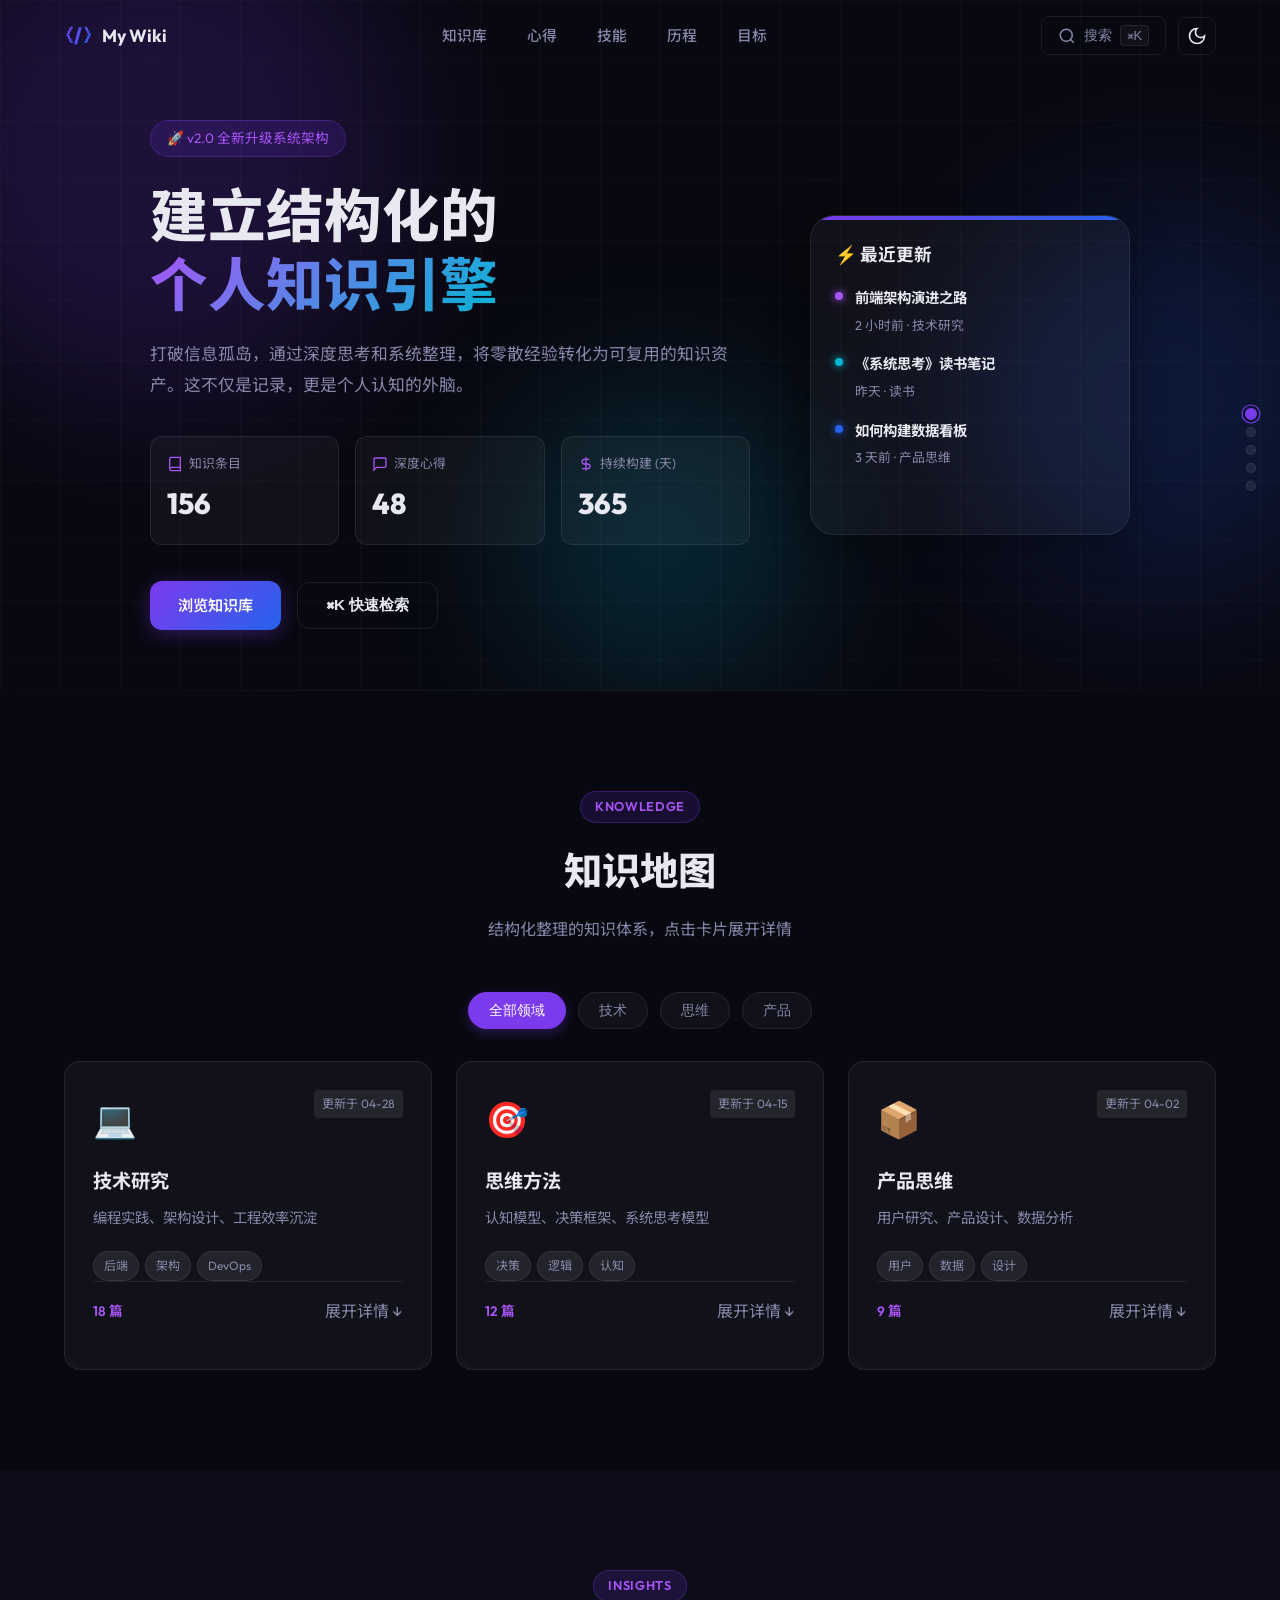
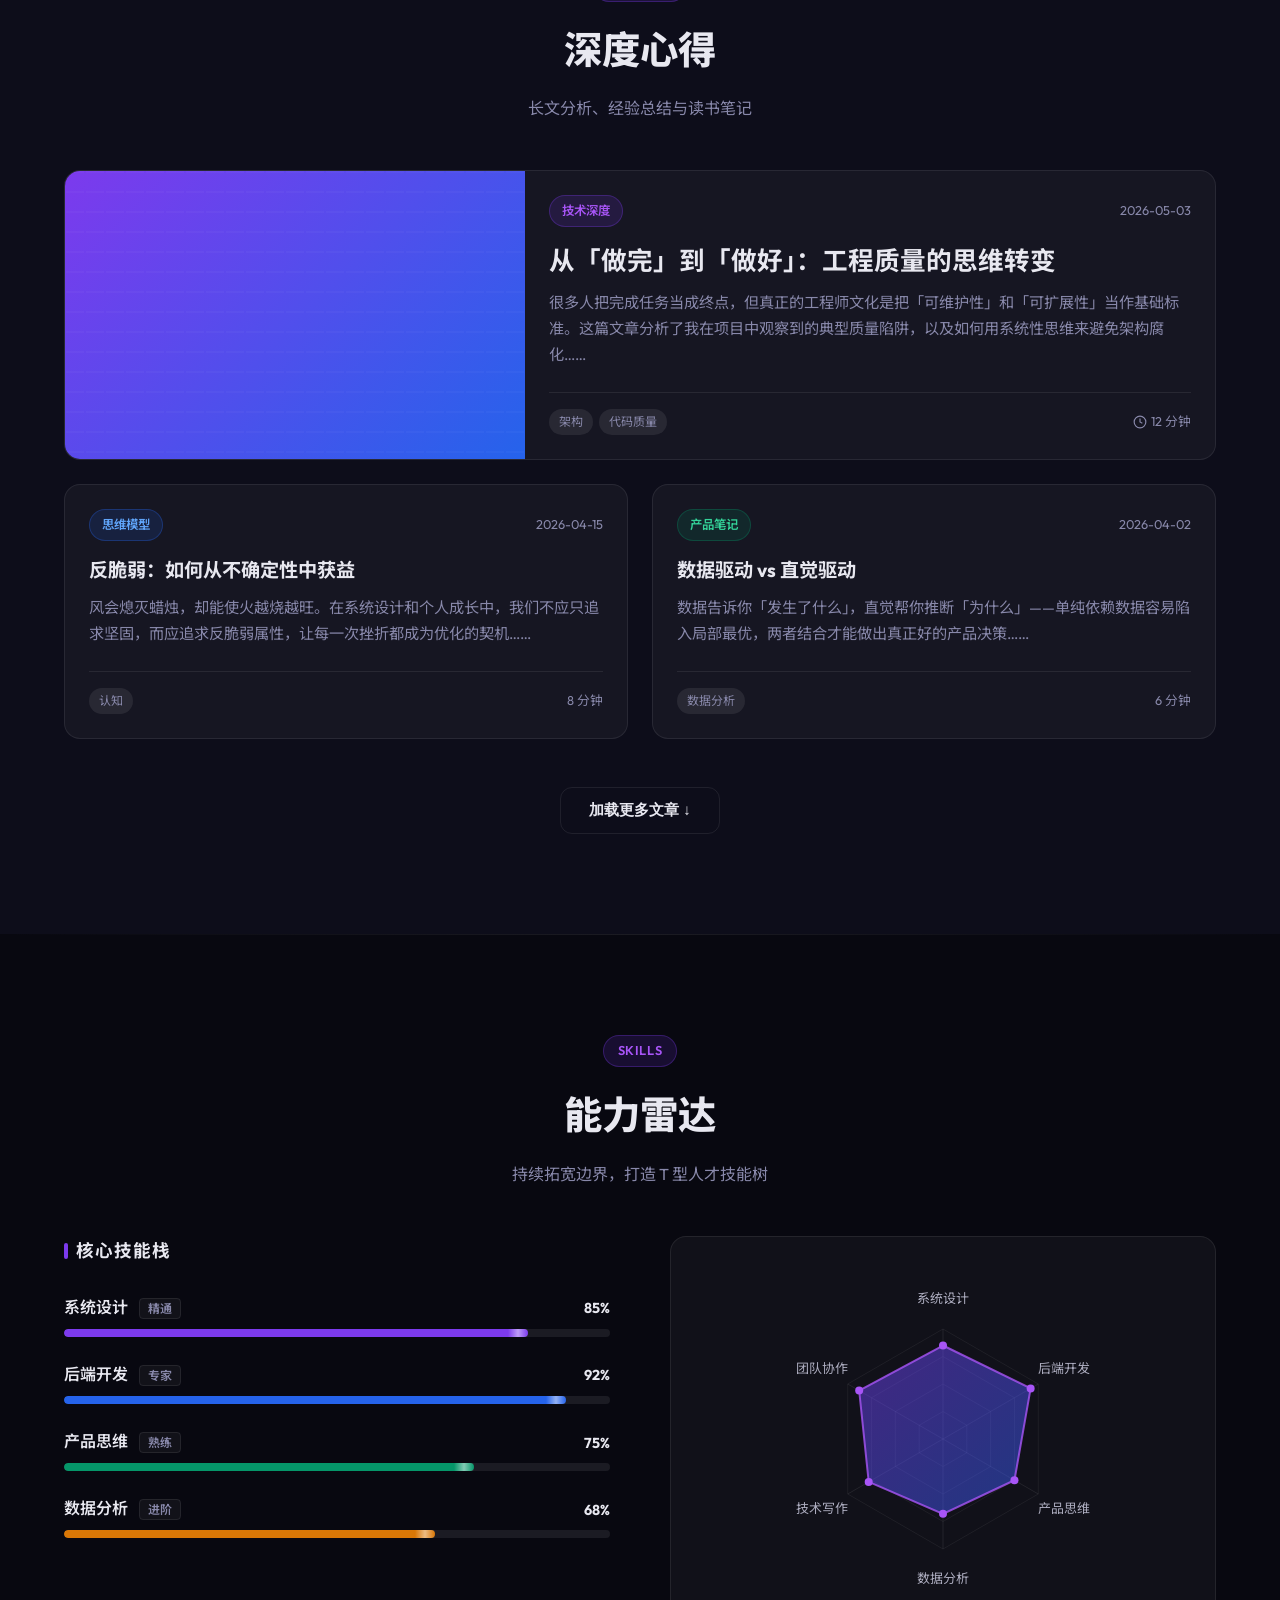
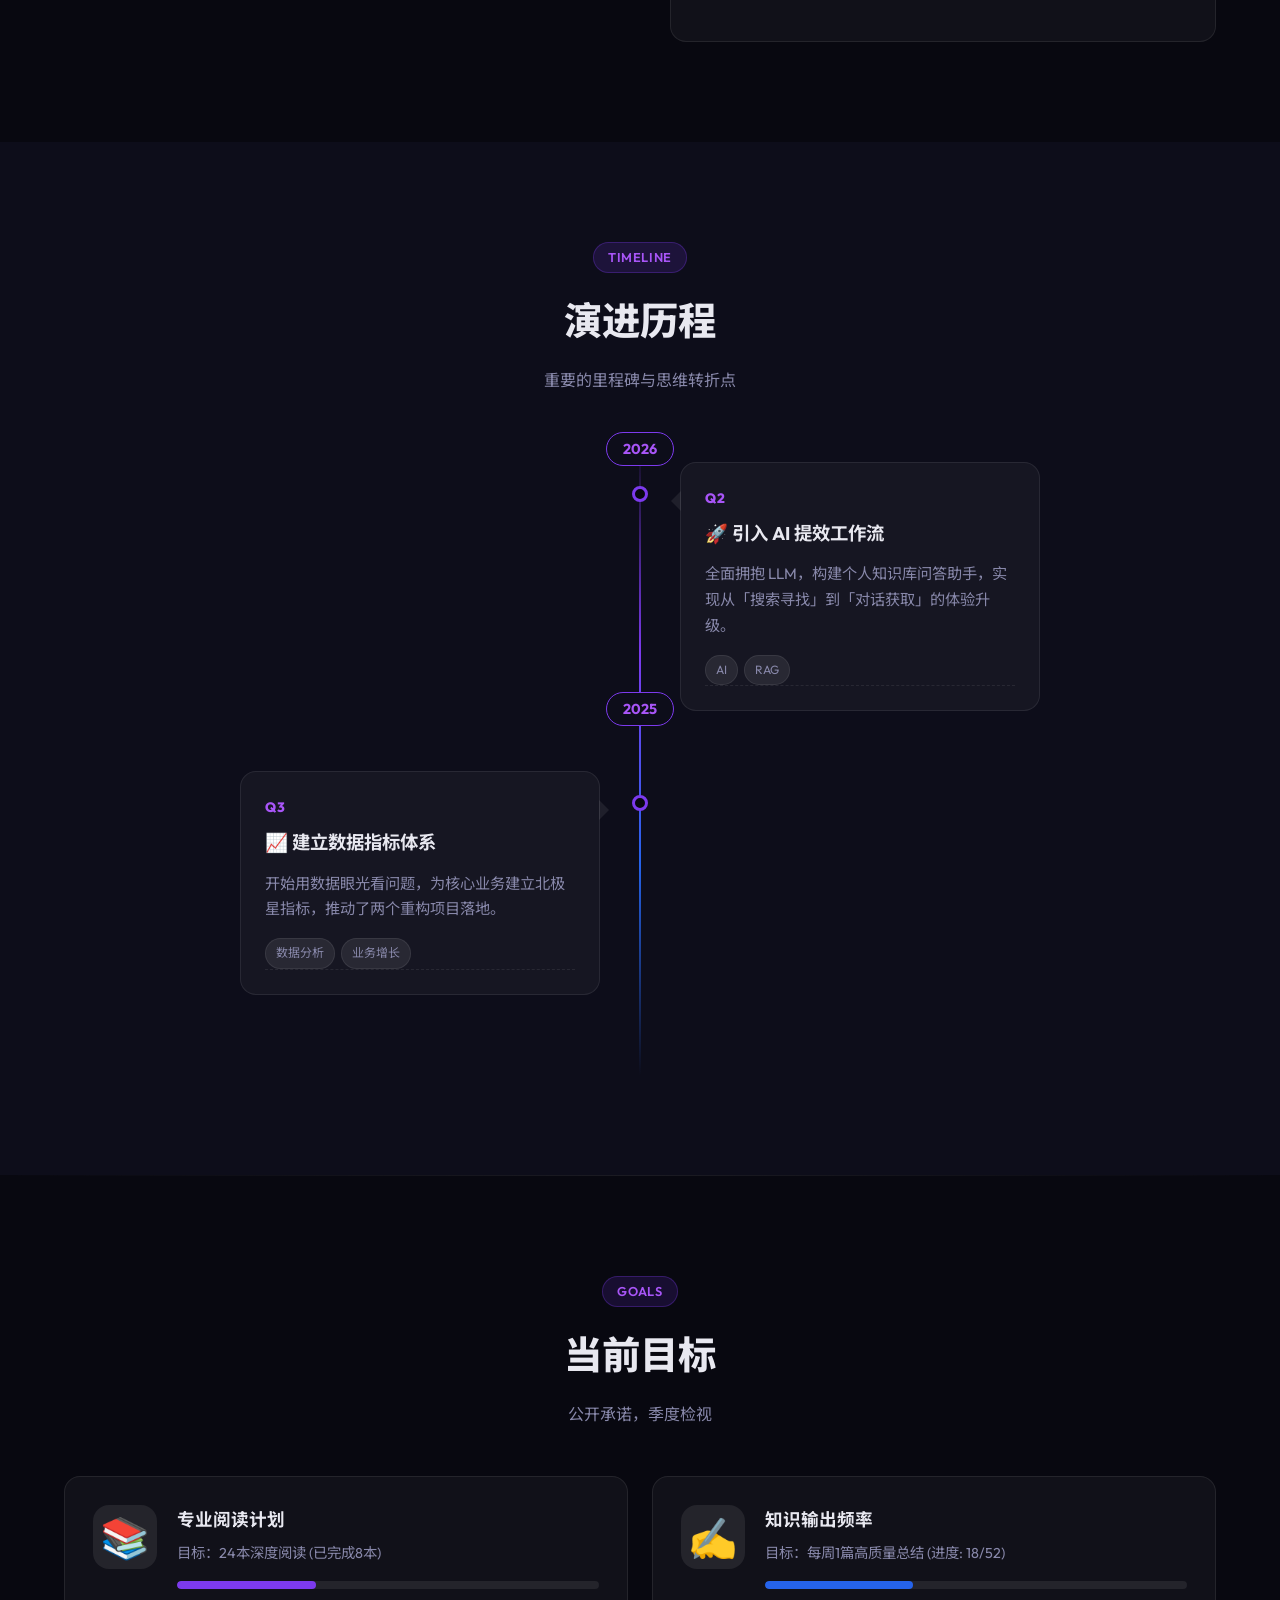
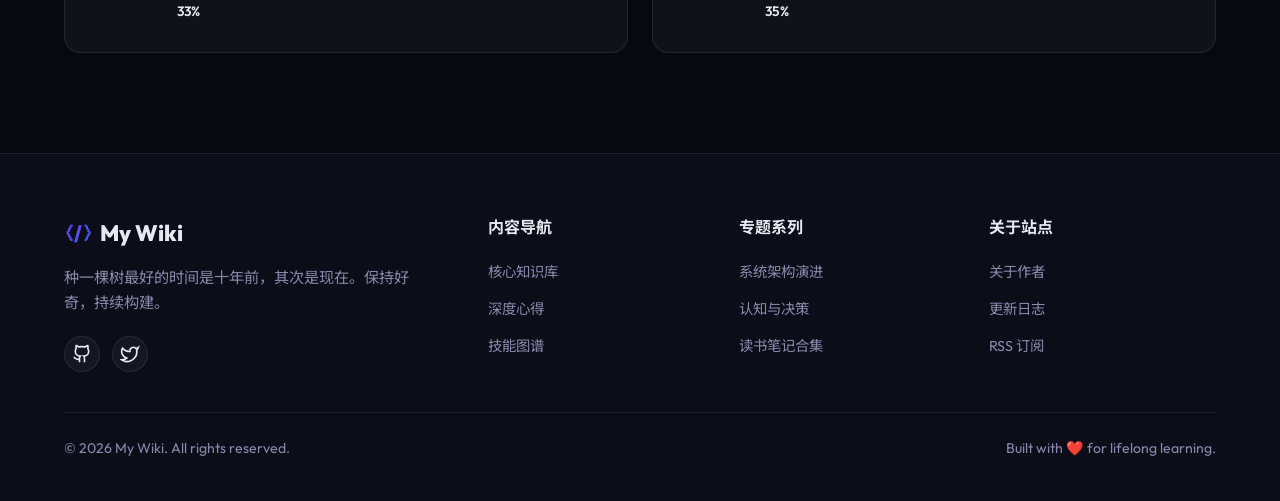
<file: index.html>
<!DOCTYPE html>
<html lang="zh-CN" data-theme="dark">
<head>
  <meta charset="UTF-8" />
  <meta name="viewport" content="width=device-width, initial-scale=1.0" />
  <title>个人 Wiki — 知识·成长·思考</title>
  <meta name="description" content="记录经验、沉淀心得、激励成长的个人知识库" />
  <link rel="preconnect" href="https://fonts.googleapis.com" />
  <link rel="preconnect" href="https://fonts.gstatic.com" crossorigin />
  <link href="https://fonts.googleapis.com/css2?family=Outfit:wght@300;400;500;600;700;800&family=Noto+Sans+SC:wght@300;400;500;700&display=swap" rel="stylesheet" />
  <link rel="stylesheet" href="style.css" />
</head>
<body>

  <!-- ========== NAVIGATION ========== -->
  <nav class="navbar" id="navbar">
    <div class="nav-inner">
      <a href="#hero" class="nav-logo">
        <span class="logo-icon">⟨/⟩</span>
        <span class="logo-text">My Wiki</span>
      </a>
      <ul class="nav-links">
        <li><a href="#knowledge" class="nav-link">知识库</a></li>
        <li><a href="#insights" class="nav-link">心得</a></li>
        <li><a href="#skills" class="nav-link">技能</a></li>
        <li><a href="#timeline" class="nav-link">历程</a></li>
        <li><a href="#goals" class="nav-link">目标</a></li>
      </ul>
      <div class="nav-actions">
        <button class="icon-btn search-btn" id="openSearchBtn">
          <svg width="18" height="18" viewBox="0 0 24 24" fill="none" stroke="currentColor" stroke-width="2"><circle cx="11" cy="11" r="8"/><path d="m21 21-4.3-4.3"/></svg>
          <span>搜索</span>
          <span class="search-shortcut">⌘K</span>
        </button>
        <button class="icon-btn" id="themeToggleBtn" aria-label="切换主题">
          <svg class="sun-icon" style="display:none;" width="20" height="20" viewBox="0 0 24 24" fill="none" stroke="currentColor" stroke-width="2"><circle cx="12" cy="12" r="5"/><path d="M12 1v2M12 21v2M4.2 4.2l1.4 1.4M18.4 18.4l1.4 1.4M1 12h2M21 12h2M4.2 19.8l1.4-1.4M18.4 5.6l1.4-1.4"/></svg>
          <svg class="moon-icon" width="20" height="20" viewBox="0 0 24 24" fill="none" stroke="currentColor" stroke-width="2"><path d="M12 3a6 6 0 0 0 9 9 9 9 0 1 1-9-9Z"/></svg>
        </button>
        <button class="nav-toggle" id="navToggle" aria-label="菜单">
          <span></span><span></span><span></span>
        </button>
      </div>
    </div>
  </nav>

  <!-- ========== HERO ========== -->
  <section class="hero" id="hero">
    <div class="hero-bg">
      <div class="orb orb-1"></div>
      <div class="orb orb-2"></div>
      <div class="orb orb-3"></div>
      <div class="grid-lines"></div>
    </div>
    <div class="container">
      <div class="hero-content">
        <div class="hero-badge">🚀 v2.0 全新升级系统架构</div>
        <h1 class="hero-title">
          建立结构化的<br/><span class="gradient-text">个人知识引擎</span>
        </h1>
        <p class="hero-desc">
          打破信息孤岛，通过深度思考和系统整理，将零散经验转化为可复用的知识资产。这不仅是记录，更是个人认知的外脑。
        </p>
        
        <div class="dashboard-stats">
          <div class="d-stat-card">
            <span class="d-stat-label"><svg class="d-stat-icon" width="16" height="16" viewBox="0 0 24 24" fill="none" stroke="currentColor" stroke-width="2"><path d="M4 19.5v-15A2.5 2.5 0 0 1 6.5 2H20v20H6.5a2.5 2.5 0 0 1 0-5H20"/></svg> 知识条目</span>
            <span class="d-stat-val" data-target="156">0</span>
          </div>
          <div class="d-stat-card">
            <span class="d-stat-label"><svg class="d-stat-icon" width="16" height="16" viewBox="0 0 24 24" fill="none" stroke="currentColor" stroke-width="2"><path d="M21 15a2 2 0 0 1-2 2H7l-4 4V5a2 2 0 0 1 2-2h14a2 2 0 0 1 2 2z"/></svg> 深度心得</span>
            <span class="d-stat-val" data-target="48">0</span>
          </div>
          <div class="d-stat-card">
            <span class="d-stat-label"><svg class="d-stat-icon" width="16" height="16" viewBox="0 0 24 24" fill="none" stroke="currentColor" stroke-width="2"><path d="M12 2v20M17 5H9.5a3.5 3.5 0 0 0 0 7h5a3.5 3.5 0 0 1 0 7H6"/></svg> 持续构建 (天)</span>
            <span class="d-stat-val" data-target="365">0</span>
          </div>
        </div>

        <div class="hero-actions">
          <a href="#knowledge" class="btn btn-primary">浏览知识库</a>
          <button class="btn btn-outline" id="heroSearchBtn">⌘K 快速检索</button>
        </div>
      </div>
      
      <div class="hero-visual">
        <div class="hero-visual-inner">
          <h3 style="margin-bottom: 16px; font-size: 1.1rem;">⚡ 最近更新</h3>
          <div class="recent-updates">
            <div class="update-item">
              <div class="update-dot"></div>
              <div class="update-info">
                <h4>前端架构演进之路</h4>
                <p>2 小时前 · 技术研究</p>
              </div>
            </div>
            <div class="update-item">
              <div class="update-dot" style="background:var(--accent2); box-shadow:0 0 8px var(--accent2);"></div>
              <div class="update-info">
                <h4>《系统思考》读书笔记</h4>
                <p>昨天 · 读书</p>
              </div>
            </div>
            <div class="update-item">
              <div class="update-dot" style="background:var(--accent); box-shadow:0 0 8px var(--accent);"></div>
              <div class="update-info">
                <h4>如何构建数据看板</h4>
                <p>3 天前 · 产品思维</p>
              </div>
            </div>
          </div>
        </div>
      </div>
    </div>
  </section>

  <hr class="divider" />

  <!-- ========== KNOWLEDGE MAP ========== -->
  <section class="section" id="knowledge">
    <div class="container">
      <div class="section-header">
        <span class="section-tag">Knowledge</span>
        <h2 class="section-title">知识地图</h2>
        <p class="section-desc">结构化整理的知识体系，点击卡片展开详情</p>
      </div>
      
      <div class="filter-tabs" id="kFilter">
        <button class="filter-btn active" data-filter="all">全部领域</button>
        <button class="filter-btn" data-filter="tech">技术</button>
        <button class="filter-btn" data-filter="think">思维</button>
        <button class="filter-btn" data-filter="product">产品</button>
      </div>

      <div class="knowledge-grid">
        <div class="knowledge-card" data-category="tech">
          <div class="kcard-header">
            <div class="kcard-icon">💻</div>
            <span class="kcard-date">更新于 04-28</span>
          </div>
          <h3 class="kcard-title">技术研究</h3>
          <p class="kcard-desc">编程实践、架构设计、工程效率沉淀</p>
          <div class="kcard-tags">
            <span class="tag">后端</span><span class="tag">架构</span><span class="tag">DevOps</span>
          </div>
          <div class="kcard-meta">
            <span class="kcard-count">18 篇</span>
            <span class="kcard-arrow">展开详情 ↓</span>
          </div>
          <div class="kcard-details">
            <ul class="kcard-list">
              <li>微服务拆分原则与实践</li>
              <li>Redis 高可用架构解析</li>
              <li>Docker 容器化部署指南</li>
              <li>Git 工作流最佳实践</li>
            </ul>
          </div>
        </div>
        
        <div class="knowledge-card" data-category="think">
          <div class="kcard-header">
            <div class="kcard-icon">🎯</div>
            <span class="kcard-date">更新于 04-15</span>
          </div>
          <h3 class="kcard-title">思维方法</h3>
          <p class="kcard-desc">认知模型、决策框架、系统思考模型</p>
          <div class="kcard-tags">
            <span class="tag">决策</span><span class="tag">逻辑</span><span class="tag">认知</span>
          </div>
          <div class="kcard-meta">
            <span class="kcard-count">12 篇</span>
            <span class="kcard-arrow">展开详情 ↓</span>
          </div>
          <div class="kcard-details">
            <ul class="kcard-list">
              <li>第一性原理分析法</li>
              <li>奥卡姆剃刀原则</li>
              <li>复利思维的力量</li>
            </ul>
          </div>
        </div>
        
        <div class="knowledge-card" data-category="product">
          <div class="kcard-header">
            <div class="kcard-icon">📦</div>
            <span class="kcard-date">更新于 04-02</span>
          </div>
          <h3 class="kcard-title">产品思维</h3>
          <p class="kcard-desc">用户研究、产品设计、数据分析</p>
          <div class="kcard-tags">
            <span class="tag">用户</span><span class="tag">数据</span><span class="tag">设计</span>
          </div>
          <div class="kcard-meta">
            <span class="kcard-count">9 篇</span>
            <span class="kcard-arrow">展开详情 ↓</span>
          </div>
          <div class="kcard-details">
            <ul class="kcard-list">
              <li>用户体验地图绘制指南</li>
              <li>A/B 测试设计方案</li>
              <li>留存率提升策略</li>
            </ul>
          </div>
        </div>
      </div>
    </div>
  </section>

  <!-- ========== INSIGHTS ========== -->
  <section class="section section-alt" id="insights">
    <div class="container">
      <div class="section-header">
        <span class="section-tag">Insights</span>
        <h2 class="section-title">深度心得</h2>
        <p class="section-desc">长文分析、经验总结与读书笔记</p>
      </div>

      <div class="insights-grid">
        <a href="article.html?id=example" style="display:contents;">
          <article class="insight-card insight-featured" style="cursor:pointer;">
            <div class="featured-image"></div>
            <div class="insight-content">
              <div class="insight-header">
                <span class="insight-cat cat-tech">技术深度</span>
                <span class="insight-date">2026-05-03</span>
              </div>
              <h3 class="insight-title">从「做完」到「做好」：工程质量的思维转变</h3>
              <p class="insight-excerpt">
                很多人把完成任务当成终点，但真正的工程师文化是把「可维护性」和「可扩展性」当作基础标准。这篇文章分析了我在项目中观察到的典型质量陷阱，以及如何用系统性思维来避免架构腐化……
              </p>
              <div class="insight-footer">
                <div class="insight-tags">
                  <span class="itag">架构</span><span class="itag">代码质量</span>
                </div>
                <span class="read-time"><svg width="14" height="14" viewBox="0 0 24 24" fill="none" stroke="currentColor" stroke-width="2"><circle cx="12" cy="12" r="10"/><polyline points="12 6 12 12 16 14"/></svg> 12 分钟</span>
              </div>
            </div>
          </article>
        </a>

        <article class="insight-card">
          <div class="insight-content">
            <div class="insight-header">
              <span class="insight-cat cat-think">思维模型</span>
              <span class="insight-date">2026-04-15</span>
            </div>
            <h3 class="insight-title">反脆弱：如何从不确定性中获益</h3>
            <p class="insight-excerpt">风会熄灭蜡烛，却能使火越烧越旺。在系统设计和个人成长中，我们不应只追求坚固，而应追求反脆弱属性，让每一次挫折都成为优化的契机……</p>
            <div class="insight-footer">
              <div class="insight-tags"><span class="itag">认知</span></div>
              <span class="read-time">8 分钟</span>
            </div>
          </div>
        </article>

        <article class="insight-card">
          <div class="insight-content">
            <div class="insight-header">
              <span class="insight-cat cat-product">产品笔记</span>
              <span class="insight-date">2026-04-02</span>
            </div>
            <h3 class="insight-title">数据驱动 vs 直觉驱动</h3>
            <p class="insight-excerpt">数据告诉你「发生了什么」，直觉帮你推断「为什么」——单纯依赖数据容易陷入局部最优，两者结合才能做出真正好的产品决策……</p>
            <div class="insight-footer">
              <div class="insight-tags"><span class="itag">数据分析</span></div>
              <span class="read-time">6 分钟</span>
            </div>
          </div>
        </article>
      </div>
      
      <div class="section-cta">
        <button class="btn btn-outline" id="loadMoreBtn">加载更多文章 ↓</button>
      </div>
    </div>
  </section>

  <hr class="divider" />

  <!-- ========== SKILLS ========== -->
  <section class="section" id="skills">
    <div class="container">
      <div class="section-header">
        <span class="section-tag">Skills</span>
        <h2 class="section-title">能力雷达</h2>
        <p class="section-desc">持续拓宽边界，打造 T 型人才技能树</p>
      </div>
      <div class="skills-layout">
        <div class="skills-bars">
          <h3 class="skills-subtitle">核心技能栈</h3>
          <div class="skill-item">
            <div class="skill-header">
              <span class="skill-name">系统设计 <span class="skill-level-text">精通</span></span>
              <span class="skill-level">85%</span>
            </div>
            <div class="skill-track"><div class="skill-fill" data-width="85" style="--color: var(--primary)"></div></div>
          </div>
          <div class="skill-item">
            <div class="skill-header">
              <span class="skill-name">后端开发 <span class="skill-level-text">专家</span></span>
              <span class="skill-level">92%</span>
            </div>
            <div class="skill-track"><div class="skill-fill" data-width="92" style="--color: var(--accent)"></div></div>
          </div>
          <div class="skill-item">
            <div class="skill-header">
              <span class="skill-name">产品思维 <span class="skill-level-text">熟练</span></span>
              <span class="skill-level">75%</span>
            </div>
            <div class="skill-track"><div class="skill-fill" data-width="75" style="--color: #059669"></div></div>
          </div>
          <div class="skill-item">
            <div class="skill-header">
              <span class="skill-name">数据分析 <span class="skill-level-text">进阶</span></span>
              <span class="skill-level">68%</span>
            </div>
            <div class="skill-track"><div class="skill-fill" data-width="68" style="--color: #d97706"></div></div>
          </div>
        </div>
        <div class="skills-radar-wrap">
          <canvas id="radarChart" width="340" height="340"></canvas>
          <div class="radar-tooltip" id="radarTooltip"></div>
        </div>
      </div>
    </div>
  </section>

  <!-- ========== TIMELINE ========== -->
  <section class="section section-alt" id="timeline">
    <div class="container">
      <div class="section-header">
        <span class="section-tag">Timeline</span>
        <h2 class="section-title">演进历程</h2>
        <p class="section-desc">重要的里程碑与思维转折点</p>
      </div>
      <div class="timeline">
        <div class="year-indicator" style="top: -10px;">2026</div>
        
        <div class="timeline-item" data-side="right">
          <div class="tl-dot"></div>
          <div class="tl-card">
            <div class="tl-year">Q2</div>
            <h3 class="tl-title">🚀 引入 AI 提效工作流</h3>
            <p class="tl-desc">全面拥抱 LLM，构建个人知识库问答助手，实现从「搜索寻找」到「对话获取」的体验升级。</p>
            <div class="tl-tags"><span class="tag">AI</span><span class="tag">RAG</span></div>
            <div class="tl-more">
              具体实践包括：使用 LangChain 构建处理流，向量化过去的笔记，部署本地大模型进行辅助分析。
            </div>
          </div>
        </div>

        <div class="year-indicator" style="top: 250px;">2025</div>

        <div class="timeline-item" data-side="left">
          <div class="tl-dot"></div>
          <div class="tl-card">
            <div class="tl-year">Q3</div>
            <h3 class="tl-title">📈 建立数据指标体系</h3>
            <p class="tl-desc">开始用数据眼光看问题，为核心业务建立北极星指标，推动了两个重构项目落地。</p>
            <div class="tl-tags"><span class="tag">数据分析</span><span class="tag">业务增长</span></div>
            <div class="tl-more">深入研究了埋点策略、漏斗分析和归因模型，将数据转化为行动洞察。</div>
          </div>
        </div>
      </div>
    </div>
  </section>

  <hr class="divider" />

  <!-- ========== GOALS ========== -->
  <section class="section" id="goals">
    <div class="container">
      <div class="section-header">
        <span class="section-tag">Goals</span>
        <h2 class="section-title">当前目标</h2>
        <p class="section-desc">公开承诺，季度检视</p>
      </div>
      <div class="goals-grid">
        <div class="goal-card">
          <div class="goal-icon">📚</div>
          <div class="goal-info">
            <h3 class="goal-title">专业阅读计划</h3>
            <p class="goal-sub">目标：24本深度阅读 (已完成8本)</p>
            <div class="goal-progress-track"><div class="goal-progress-fill" data-width="33" style="--color: var(--primary)"></div></div>
            <span class="goal-pct">33%</span>
          </div>
        </div>
        <div class="goal-card">
          <div class="goal-icon">✍️</div>
          <div class="goal-info">
            <h3 class="goal-title">知识输出频率</h3>
            <p class="goal-sub">目标：每周1篇高质量总结 (进度: 18/52)</p>
            <div class="goal-progress-track"><div class="goal-progress-fill" data-width="35" style="--color: var(--accent)"></div></div>
            <span class="goal-pct">35%</span>
          </div>
        </div>
      </div>
    </div>
  </section>

  <!-- ========== FOOTER ========== -->
  <footer class="footer">
    <div class="container">
      <div class="footer-top">
        <div class="footer-brand">
          <h3><span class="logo-icon">⟨/⟩</span> My Wiki</h3>
          <p>种一棵树最好的时间是十年前，其次是现在。保持好奇，持续构建。</p>
          <div class="social-links">
            <a href="#" class="social-link" title="GitHub"><svg width="20" height="20" viewBox="0 0 24 24" fill="none" stroke="currentColor" stroke-width="2"><path d="M15 22v-4a4.8 4.8 0 0 0-1-3.5c3 0 6-2 6-5.5.08-1.25-.27-2.48-1-3.5.28-1.15.28-2.35 0-3.5 0 0-1 0-3 1.5-2.64-.5-5.36-.5-8 0C6 2 5 2 5 2c-.3 1.15-.3 2.35 0 3.5A5.403 5.403 0 0 0 4 9c0 3.5 3 5.5 6 5.5-.39.49-.68 1.05-.85 1.65-.17.6-.22 1.23-.15 1.85v4"/><path d="M9 18c-4.51 2-5-2-7-2"/></svg></a>
            <a href="#" class="social-link" title="Twitter"><svg width="20" height="20" viewBox="0 0 24 24" fill="none" stroke="currentColor" stroke-width="2"><path d="M22 4s-.7 2.1-2 3.4c1.6 10-9.4 17.3-18 11.6 2.2.1 4.4-.6 6-2C3 15.5.5 9.6 3 5c2.2 2.6 5.6 4.1 9 4-.9-4.2 4-6.6 7-3.8 1.1 0 3-1.2 3-1.2z"/></svg></a>
          </div>
        </div>
        <div class="footer-links">
          <div class="footer-col">
            <h4>内容导航</h4>
            <ul>
              <li><a href="#knowledge">核心知识库</a></li>
              <li><a href="#insights">深度心得</a></li>
              <li><a href="#skills">技能图谱</a></li>
            </ul>
          </div>
          <div class="footer-col">
            <h4>专题系列</h4>
            <ul>
              <li><a href="#">系统架构演进</a></li>
              <li><a href="#">认知与决策</a></li>
              <li><a href="#">读书笔记合集</a></li>
            </ul>
          </div>
          <div class="footer-col">
            <h4>关于站点</h4>
            <ul>
              <li><a href="#">关于作者</a></li>
              <li><a href="#">更新日志</a></li>
              <li><a href="#">RSS 订阅</a></li>
            </ul>
          </div>
        </div>
      </div>
      <div class="footer-bottom">
        <span>© <span id="footer-year"></span> My Wiki. All rights reserved.</span>
        <span>Built with ❤️ for lifelong learning.</span>
      </div>
    </div>
  </footer>

  <!-- ========== SEARCH MODAL (CMD+K) ========== -->
  <div class="search-overlay" id="searchOverlay">
    <div class="search-modal">
      <div class="search-header">
        <svg class="search-icon" width="20" height="20" viewBox="0 0 24 24" fill="none" stroke="currentColor" stroke-width="2"><circle cx="11" cy="11" r="8"/><path d="m21 21-4.3-4.3"/></svg>
        <input type="text" class="search-input" id="searchInput" placeholder="搜索文章、笔记、标签..." autocomplete="off">
        <span class="search-esc">ESC</span>
      </div>
      <div class="search-results" id="searchResults">
        <!-- JS rendered -->
        <div class="search-empty">请输入关键词搜索内容...</div>
      </div>
      <div class="search-footer">
        <span>↑↓ 选择</span>
        <span>↵ 确认</span>
      </div>
    </div>
  </div>

  <!-- ========== SIDE TOOLS ========== -->
  <div class="side-tools">
    <button class="tool-btn" id="goTopBtn" title="回到顶部">↑</button>
  </div>
  
  <div class="toc-nav">
    <a href="#hero" class="toc-item active" data-title="首页"></a>
    <a href="#knowledge" class="toc-item" data-title="知识库"></a>
    <a href="#insights" class="toc-item" data-title="心得"></a>
    <a href="#skills" class="toc-item" data-title="技能"></a>
    <a href="#timeline" class="toc-item" data-title="历程"></a>
  </div>

  <script src="script.js"></script>
</body>
</html>
</file>
<file: style.css>
/* ===== RESET & BASE ===== */
*, *::before, *::after { box-sizing: border-box; margin: 0; padding: 0; }

:root {
  --bg: #080810;
  --bg-alt: #0d0d1a;
  --surface: rgba(255,255,255,0.04);
  --surface-hover: rgba(255,255,255,0.08);
  --border: rgba(255,255,255,0.08);
  --text: #e8e8f0;
  --text-muted: #8888aa;
  --primary: #7c3aed;
  --primary-light: #a855f7;
  --accent: #2563eb;
  --accent2: #06b6d4;
  --grad: linear-gradient(135deg, #7c3aed, #2563eb);
  --grad2: linear-gradient(135deg, #a855f7, #06b6d4);
  --radius: 16px;
  --radius-sm: 10px;
  --shadow: 0 8px 40px rgba(0,0,0,0.4);
  --transition: 0.3s cubic-bezier(0.4,0,0.2,1);
  --glass-bg: rgba(8,8,16,0.85);
}

[data-theme="light"] {
  --bg: #fafafa;
  --bg-alt: #f4f4f8;
  --surface: #ffffff;
  --surface-hover: #f9f9fb;
  --border: rgba(0,0,0,0.1);
  --text: #1a1a24;
  --text-muted: #64748b;
  --primary: #6d28d9;
  --primary-light: #8b5cf6;
  --accent: #1d4ed8;
  --accent2: #0891b2;
  --shadow: 0 8px 30px rgba(0,0,0,0.08);
  --glass-bg: rgba(250,250,250,0.85);
}

html { scroll-behavior: smooth; }
body {
  font-family: 'Outfit', 'Noto Sans SC', sans-serif;
  background: var(--bg);
  color: var(--text);
  line-height: 1.7;
  overflow-x: hidden;
  transition: background 0.3s ease, color 0.3s ease;
}

a { text-decoration: none; color: inherit; }
img { max-width: 100%; }

/* ===== SCROLLBAR ===== */
::-webkit-scrollbar { width: 6px; }
::-webkit-scrollbar-track { background: var(--bg); }
::-webkit-scrollbar-thumb { background: var(--primary); border-radius: 3px; }

/* ===== CONTAINER ===== */
.container { max-width: 1200px; margin: 0 auto; padding: 0 24px; position: relative; }

/* ===== NAVBAR ===== */
.navbar {
  position: fixed; top: 0; left: 0; right: 0; z-index: 100;
  padding: 16px 0; transition: var(--transition);
}
.navbar.scrolled {
  background: var(--glass-bg);
  backdrop-filter: blur(20px);
  -webkit-backdrop-filter: blur(20px);
  border-bottom: 1px solid var(--border);
  padding: 12px 0;
  box-shadow: 0 4px 20px rgba(0,0,0,0.1);
}
.nav-inner {
  max-width: 1200px; margin: 0 auto; padding: 0 24px;
  display: flex; align-items: center; justify-content: space-between;
}
.nav-logo { display: flex; align-items: center; gap: 10px; font-size: 1.1rem; font-weight: 700; }
.logo-icon { background: var(--grad); -webkit-background-clip: text; -webkit-text-fill-color: transparent; font-size: 1.3rem; font-weight: 800; }
.nav-links { display: flex; list-style: none; gap: 8px; }
.nav-link { padding: 8px 16px; border-radius: 8px; font-size: 0.92rem; color: var(--text-muted); transition: var(--transition); font-weight: 500; }
.nav-link:hover, .nav-link.active { color: var(--text); background: var(--surface-hover); }

.nav-actions { display: flex; align-items: center; gap: 12px; }
.icon-btn {
  background: transparent; border: 1px solid var(--border);
  color: var(--text); padding: 8px; border-radius: 8px;
  cursor: pointer; transition: var(--transition);
  display: flex; align-items: center; justify-content: center;
}
.icon-btn:hover { background: var(--surface-hover); border-color: var(--primary-light); color: var(--primary-light); }
.search-btn { display: flex; align-items: center; gap: 8px; padding: 8px 16px; font-size: 0.9rem; color: var(--text-muted); }
.search-shortcut { background: var(--surface); padding: 2px 6px; border-radius: 4px; font-size: 0.8rem; border: 1px solid var(--border); }

.nav-toggle { display: none; flex-direction: column; gap: 5px; background: none; border: none; cursor: pointer; padding: 4px; }
.nav-toggle span { width: 22px; height: 2px; background: var(--text); border-radius: 2px; transition: var(--transition); }

/* ===== BUTTONS ===== */
.btn {
  display: inline-flex; align-items: center; justify-content: center;
  padding: 12px 28px; border-radius: 12px; font-size: 0.95rem; font-weight: 600;
  transition: var(--transition); cursor: pointer; border: none; outline: none;
}
.btn-primary { background: var(--grad); color: #fff; box-shadow: 0 4px 20px rgba(124,58,237,0.35); }
.btn-primary:hover { transform: translateY(-2px); box-shadow: 0 8px 30px rgba(124,58,237,0.5); color: #fff; }
.btn-ghost { color: var(--text-muted); background: transparent; }
.btn-ghost:hover { color: var(--text); background: var(--surface-hover); }
.btn-outline { background: transparent; color: var(--text); border: 1px solid var(--border); }
.btn-outline:hover { border-color: var(--primary); color: var(--primary-light); background: rgba(124,58,237,0.08); }

/* ===== HERO (Simplified) ===== */
.hero { min-height: 70vh; display: flex; align-items: center; position: relative; overflow: hidden; padding: 120px 0 60px; }
.hero-bg { position: absolute; inset: 0; pointer-events: none; }
.orb { position: absolute; border-radius: 50%; filter: blur(80px); opacity: 0.18; animation: orb-drift 8s ease-in-out infinite alternate; }
.orb-1 { width: 500px; height: 500px; background: var(--primary); top: -100px; left: -100px; }
.orb-2 { width: 400px; height: 400px; background: var(--accent); top: 200px; right: -80px; animation-delay: 2s; }
.orb-3 { width: 300px; height: 300px; background: var(--accent2); bottom: 0; left: 40%; animation-delay: 4s; }
@keyframes orb-drift { from { transform: translate(0,0); } to { transform: translate(30px, 20px); } }

.grid-lines {
  position: absolute; inset: 0;
  background-image: linear-gradient(var(--border) 1px, transparent 1px), linear-gradient(90deg, var(--border) 1px, transparent 1px);
  background-size: 60px 60px; opacity: 0.3;
}

.hero .container { display: flex; align-items: center; justify-content: space-between; gap: 60px; position: relative; z-index: 1; }
.hero-content { flex: 1; max-width: 600px; }
.hero-badge {
  display: inline-flex; align-items: center; gap: 8px; padding: 6px 16px; border-radius: 50px;
  background: rgba(124,58,237,0.15); border: 1px solid rgba(124,58,237,0.3);
  font-size: 0.85rem; color: var(--primary-light); margin-bottom: 24px;
  animation: fade-in 0.6s ease forwards;
}
.hero-title { font-size: clamp(2.4rem, 5vw, 3.6rem); font-weight: 800; line-height: 1.2; margin-bottom: 20px; animation: fade-up 0.7s ease 0.1s both; }
.gradient-text { background: var(--grad2); -webkit-background-clip: text; -webkit-text-fill-color: transparent; }
.hero-desc { font-size: 1.05rem; color: var(--text-muted); line-height: 1.8; margin-bottom: 36px; animation: fade-up 0.7s ease 0.2s both; }

.dashboard-stats {
  display: grid; grid-template-columns: repeat(3, 1fr); gap: 16px; margin-bottom: 36px;
  animation: fade-up 0.7s ease 0.3s both;
}
.d-stat-card {
  background: var(--surface); border: 1px solid var(--border); border-radius: 12px; padding: 16px;
  display: flex; flex-direction: column; gap: 4px;
}
.d-stat-val { font-size: 1.8rem; font-weight: 800; color: var(--text); }
.d-stat-label { font-size: 0.8rem; color: var(--text-muted); display: flex; align-items: center; gap: 6px; }
.d-stat-icon { color: var(--primary-light); }

.hero-actions { display: flex; align-items: center; gap: 16px; animation: fade-up 0.7s ease 0.4s both; }

.hero-visual { flex-shrink: 0; position: relative; width: 320px; height: 320px; display: flex; align-items: center; justify-content: center; }
.hero-visual-inner {
  width: 100%; height: 100%; border-radius: 24px; background: var(--surface);
  border: 1px solid var(--border); padding: 24px;
  box-shadow: var(--shadow); position: relative; overflow: hidden;
}
.hero-visual-inner::before {
  content: ''; position: absolute; top: 0; left: 0; right: 0; height: 4px; background: var(--grad);
}
.recent-updates { display: flex; flex-direction: column; gap: 16px; margin-top: 16px; }
.update-item { display: flex; align-items: flex-start; gap: 12px; }
.update-dot { width: 8px; height: 8px; border-radius: 50%; background: var(--primary-light); margin-top: 6px; box-shadow: 0 0 8px var(--primary-light); }
.update-info h4 { font-size: 0.9rem; margin-bottom: 4px; }
.update-info p { font-size: 0.8rem; color: var(--text-muted); }

/* ===== SECTION BASE ===== */
.section { padding: 100px 0; position: relative; }
.section-alt { background: var(--bg-alt); }
.section-header { text-align: center; margin-bottom: 48px; }
.section-tag {
  display: inline-block; padding: 4px 14px; border-radius: 50px;
  background: rgba(124,58,237,0.15); border: 1px solid rgba(124,58,237,0.3);
  color: var(--primary-light); font-size: 0.8rem; font-weight: 600;
  margin-bottom: 16px; letter-spacing: 0.05em; text-transform: uppercase;
}
.section-title { font-size: clamp(1.8rem, 3vw, 2.6rem); font-weight: 800; margin-bottom: 12px; }
.section-desc { color: var(--text-muted); font-size: 1rem; }

.divider { height: 1px; background: linear-gradient(90deg, transparent, var(--border), transparent); margin: 0; border: none; }

/* ===== FILTER TABS ===== */
.filter-tabs { display: flex; justify-content: center; flex-wrap: wrap; gap: 12px; margin-bottom: 32px; }
.filter-btn {
  padding: 8px 20px; border-radius: 50px; background: var(--surface); border: 1px solid var(--border);
  color: var(--text-muted); font-size: 0.9rem; cursor: pointer; transition: var(--transition);
}
.filter-btn:hover, .filter-btn.active {
  background: var(--primary); color: #fff; border-color: var(--primary);
  box-shadow: 0 4px 12px rgba(124,58,237,0.3);
}

/* ===== KNOWLEDGE GRID ===== */
.knowledge-grid { display: grid; grid-template-columns: repeat(3, 1fr); gap: 24px; }
.knowledge-card {
  background: var(--surface); border: 1px solid var(--border); border-radius: var(--radius); padding: 28px;
  transition: var(--transition); cursor: pointer; position: relative; overflow: hidden;
  display: flex; flex-direction: column;
}
/* Inner Glow */
.knowledge-card::after {
  content: ''; position: absolute; inset: 0; border-radius: var(--radius); pointer-events: none;
  box-shadow: inset 0 0 20px rgba(255,255,255,0.02); transition: var(--transition);
}
.knowledge-card:hover { border-color: var(--primary-light); transform: translateY(-4px); box-shadow: var(--shadow); }
.knowledge-card:hover::after { box-shadow: inset 0 0 30px rgba(124,58,237,0.1); }

.kcard-header { display: flex; justify-content: space-between; align-items: flex-start; margin-bottom: 16px; }
.kcard-icon { font-size: 2.2rem; }
.kcard-date { font-size: 0.75rem; color: var(--text-muted); background: var(--surface-hover); padding: 4px 8px; border-radius: 4px; }
.kcard-title { font-size: 1.2rem; font-weight: 700; margin-bottom: 8px; }
.kcard-desc { font-size: 0.9rem; color: var(--text-muted); margin-bottom: 20px; flex: 1; }
.kcard-meta { display: flex; align-items: center; justify-content: space-between; margin-bottom: 16px; padding-top: 16px; border-top: 1px solid var(--border); }
.kcard-count { font-size: 0.85rem; font-weight: 600; color: var(--primary-light); }
.kcard-arrow { color: var(--text-muted); transition: var(--transition); }
.knowledge-card:hover .kcard-arrow { transform: translateX(4px); color: var(--primary-light); }
.kcard-tags { display: flex; gap: 6px; flex-wrap: wrap; }
.tag { padding: 4px 10px; border-radius: 50px; background: var(--surface-hover); border: 1px solid var(--border); font-size: 0.75rem; color: var(--text-muted); }

/* Inline Expand Details */
.kcard-details { max-height: 0; overflow: hidden; transition: max-height 0.4s ease; margin-top: 0; }
.knowledge-card.expanded .kcard-details { max-height: 300px; margin-top: 16px; }
.kcard-list { list-style: none; padding-left: 0; display: flex; flex-direction: column; gap: 8px; }
.kcard-list li { font-size: 0.85rem; display: flex; align-items: center; gap: 8px; }
.kcard-list li::before { content: '•'; color: var(--primary); }

.card-add { border-style: dashed; display: flex; flex-direction: column; align-items: center; justify-content: center; text-align: center; min-height: 200px; }
.add-pulse { width: 40px; height: 40px; border-radius: 50%; background: rgba(124,58,237,0.2); animation: pulse 2s ease infinite; margin-top: 16px; }

/* ===== INSIGHTS ===== */
.insights-grid { display: grid; grid-template-columns: 1fr 1fr; gap: 24px; }
.insight-card {
  background: var(--surface); border: 1px solid var(--border); border-radius: var(--radius); padding: 0;
  transition: var(--transition); overflow: hidden; display: flex; flex-direction: column;
}
.insight-card:hover { border-color: var(--primary-light); transform: translateY(-4px); box-shadow: var(--shadow); }
.insight-content { padding: 24px; flex: 1; display: flex; flex-direction: column; }
.insight-featured { grid-column: 1 / -1; display: grid; grid-template-columns: 1fr 1.5fr; gap: 0; }
.featured-image { background: var(--grad); position: relative; min-height: 200px; }
.featured-image::after { content: ''; position: absolute; inset: 0; background: url('[data-uri]'); opacity: 0.5; }

.insight-header { display: flex; align-items: center; justify-content: space-between; margin-bottom: 16px; }
.insight-cat { padding: 4px 12px; border-radius: 50px; font-size: 0.78rem; font-weight: 600; }
.cat-tech { background: rgba(124,58,237,0.15); color: var(--primary-light); border: 1px solid rgba(124,58,237,0.3); }
.cat-think { background: rgba(37,99,235,0.15); color: #60a5fa; border: 1px solid rgba(37,99,235,0.3); }
.cat-product { background: rgba(5,150,105,0.15); color: #34d399; border: 1px solid rgba(5,150,105,0.3); }
.cat-reading { background: rgba(217,119,6,0.15); color: #fbbf24; border: 1px solid rgba(217,119,6,0.3); }
.cat-career { background: rgba(219,39,119,0.15); color: #f472b6; border: 1px solid rgba(219,39,119,0.3); }
.insight-date { font-size: 0.8rem; color: var(--text-muted); }
.insight-title { font-size: 1.2rem; font-weight: 700; margin-bottom: 12px; line-height: 1.4; transition: var(--transition); }
.insight-card:hover .insight-title { color: var(--primary-light); }
.insight-featured .insight-title { font-size: 1.6rem; }
.insight-excerpt { font-size: 0.95rem; color: var(--text-muted); line-height: 1.7; margin-bottom: 24px; flex: 1; }
.insight-footer { display: flex; align-items: center; justify-content: space-between; padding-top: 16px; border-top: 1px solid var(--border); }
.insight-tags { display: flex; gap: 6px; }
.itag { padding: 3px 10px; border-radius: 50px; background: var(--surface-hover); font-size: 0.75rem; color: var(--text-muted); }
.read-time { font-size: 0.8rem; color: var(--text-muted); display: flex; align-items: center; gap: 4px; }
.section-cta { text-align: center; margin-top: 48px; }
.btn-loading { position: relative; color: transparent !important; }
.btn-loading::after {
  content: ''; position: absolute; left: 50%; top: 50%; width: 20px; height: 20px;
  margin: -10px 0 0 -10px; border: 2px solid var(--primary); border-top-color: transparent;
  border-radius: 50%; animation: spin 1s linear infinite;
}

/* ===== SKILLS ===== */
.skills-layout { display: grid; grid-template-columns: 1fr 1fr; gap: 60px; align-items: start; }
.skills-subtitle { font-size: 1.1rem; font-weight: 700; margin-bottom: 28px; text-transform: uppercase; letter-spacing: 0.05em; display: flex; align-items: center; gap: 8px; }
.skills-subtitle::before { content: ''; width: 4px; height: 16px; background: var(--primary); border-radius: 2px; }
.skill-item { margin-bottom: 24px; }
.skill-header { display: flex; justify-content: space-between; margin-bottom: 8px; align-items: flex-end; }
.skill-name { font-size: 1rem; font-weight: 600; }
.skill-level-text { font-size: 0.75rem; padding: 2px 8px; border-radius: 4px; background: var(--surface); border: 1px solid var(--border); color: var(--text-muted); margin-left: 8px; }
.skill-level { font-size: 0.9rem; font-weight: 700; color: var(--text); }
.skill-track { height: 8px; background: var(--surface-hover); border-radius: 4px; overflow: hidden; position: relative; }
.skill-fill {
  height: 100%; width: 0; border-radius: 4px; background: var(--color, var(--primary));
  transition: width 1.2s cubic-bezier(0.4,0,0.2,1); position: relative;
}
.skill-fill::after {
  content: ''; position: absolute; top: 0; bottom: 0; right: 0; width: 20px;
  background: linear-gradient(90deg, transparent, rgba(255,255,255,0.5), transparent);
  animation: shine 2s infinite;
}
@keyframes shine { 0% { transform: translateX(-100%); } 100% { transform: translateX(100px); } }

.skills-radar-wrap { display: flex; flex-direction: column; align-items: center; background: var(--surface); padding: 32px; border-radius: var(--radius); border: 1px solid var(--border); position: relative; }
#radarChart { max-width: 100%; }
.radar-tooltip { position: absolute; background: var(--glass-bg); padding: 8px 12px; border-radius: 8px; border: 1px solid var(--border); font-size: 0.85rem; pointer-events: none; opacity: 0; transition: opacity 0.2s; backdrop-filter: blur(10px); z-index: 10; }

/* ===== TIMELINE ===== */
.timeline { position: relative; max-width: 800px; margin: 0 auto; padding: 20px 0; }
.timeline::before {
  content: ''; position: absolute; left: 50%; top: 0; bottom: 0; width: 2px;
  background: linear-gradient(to bottom, transparent, var(--primary), var(--accent), transparent);
  transform: translateX(-50%);
}
.year-indicator {
  position: absolute; left: 50%; transform: translateX(-50%); background: var(--bg-alt);
  padding: 4px 16px; border-radius: 50px; border: 1px solid var(--primary);
  font-weight: 700; color: var(--primary-light); font-size: 0.9rem; z-index: 2;
}
.timeline-item { display: flex; width: 100%; margin-bottom: 60px; position: relative; }
.timeline-item[data-side="right"] { flex-direction: row; padding-left: calc(50% + 40px); }
.timeline-item[data-side="left"] { flex-direction: row-reverse; padding-right: calc(50% + 40px); }
.tl-dot {
  position: absolute; left: 50%; top: 24px; width: 16px; height: 16px; border-radius: 50%;
  background: var(--bg); border: 3px solid var(--primary); transform: translateX(-50%);
  z-index: 2; transition: var(--transition);
}
.tl-dot::after {
  content: ''; position: absolute; inset: -6px; border-radius: 50%;
  border: 1px solid var(--primary); animation: pulse 2s infinite; opacity: 0;
}
.timeline-item:hover .tl-dot { background: var(--primary); box-shadow: 0 0 20px var(--primary); }
.timeline-item:hover .tl-dot::after { opacity: 1; }

.tl-card {
  background: var(--surface); border: 1px solid var(--border); border-radius: var(--radius);
  padding: 24px; transition: var(--transition); flex: 1; position: relative; cursor: pointer;
}
.tl-card::before {
  content: ''; position: absolute; top: 28px; width: 0; height: 0; border-top: 10px solid transparent; border-bottom: 10px solid transparent;
}
.timeline-item[data-side="right"] .tl-card::before { left: -10px; border-right: 10px solid var(--border); }
.timeline-item[data-side="left"] .tl-card::before { right: -10px; border-left: 10px solid var(--border); }

.tl-card:hover { border-color: var(--primary-light); box-shadow: var(--shadow); transform: translateY(-2px); }
.tl-year { font-size: 0.85rem; font-weight: 800; color: var(--primary-light); margin-bottom: 8px; letter-spacing: 0.05em; }
.tl-title { font-size: 1.15rem; font-weight: 700; margin-bottom: 12px; }
.tl-desc { font-size: 0.95rem; color: var(--text-muted); margin-bottom: 16px; line-height: 1.7; }
.tl-tags { display: flex; gap: 6px; flex-wrap: wrap; }
.tl-more { max-height: 0; overflow: hidden; transition: max-height 0.4s ease; margin-top: 0; font-size: 0.9rem; color: var(--text); border-top: 1px dashed var(--border); }
.timeline-item.expanded .tl-more { max-height: 200px; padding-top: 16px; margin-top: 16px; }

/* ===== GOALS ===== */
.goals-grid { display: grid; grid-template-columns: 1fr 1fr; gap: 24px; }
.goal-card {
  background: var(--surface); border: 1px solid var(--border); border-radius: var(--radius);
  padding: 28px; display: flex; gap: 20px; align-items: flex-start; transition: var(--transition);
}
.goal-card:hover { border-color: var(--primary-light); transform: translateY(-4px); box-shadow: var(--shadow); }
.goal-icon { font-size: 2.5rem; flex-shrink: 0; background: var(--surface-hover); width: 64px; height: 64px; display: flex; align-items: center; justify-content: center; border-radius: 16px; }
.goal-info { flex: 1; }
.goal-title { font-size: 1.1rem; font-weight: 700; margin-bottom: 6px; }
.goal-sub { font-size: 0.9rem; color: var(--text-muted); margin-bottom: 16px; }
.goal-progress-track { height: 8px; background: var(--surface-hover); border-radius: 4px; overflow: hidden; margin-bottom: 8px; }
.goal-progress-fill { height: 100%; width: 0; border-radius: 4px; background: var(--color, var(--primary)); transition: width 1.4s cubic-bezier(0.4,0,0.2,1); }
.goal-pct { font-size: 0.85rem; font-weight: 600; color: var(--text); }

/* ===== SEARCH MODAL (COMMAND PALETTE) ===== */
.search-overlay {
  position: fixed; inset: 0; background: rgba(0,0,0,0.6); backdrop-filter: blur(5px);
  z-index: 1000; display: flex; justify-content: center; align-items: flex-start; padding-top: 10vh;
  opacity: 0; pointer-events: none; transition: opacity 0.2s;
}
.search-overlay.active { opacity: 1; pointer-events: auto; }
.search-modal {
  background: var(--bg); width: 100%; max-width: 600px; border-radius: 16px;
  border: 1px solid var(--border); box-shadow: 0 20px 40px rgba(0,0,0,0.5);
  transform: translateY(-20px) scale(0.95); transition: transform 0.2s; overflow: hidden;
  display: flex; flex-direction: column;
}
.search-overlay.active .search-modal { transform: translateY(0) scale(1); }
.search-header { display: flex; align-items: center; padding: 16px 20px; border-bottom: 1px solid var(--border); }
.search-icon { color: var(--text-muted); font-size: 1.2rem; margin-right: 12px; }
.search-input {
  flex: 1; background: transparent; border: none; color: var(--text); font-size: 1.1rem;
  font-family: inherit; outline: none;
}
.search-input::placeholder { color: var(--text-muted); }
.search-esc { font-size: 0.8rem; color: var(--text-muted); background: var(--surface); padding: 2px 6px; border-radius: 4px; }
.search-results { max-height: 400px; overflow-y: auto; padding: 12px 0; }
.search-item {
  padding: 12px 20px; display: flex; flex-direction: column; gap: 4px; cursor: pointer;
  border-left: 3px solid transparent; transition: background 0.1s;
}
.search-item.selected, .search-item:hover { background: var(--surface-hover); border-left-color: var(--primary); }
.search-item-title { font-weight: 600; font-size: 1rem; display: flex; align-items: center; gap: 8px; }
.search-item-desc { font-size: 0.85rem; color: var(--text-muted); }
.highlight { color: var(--primary-light); background: rgba(124,58,237,0.1); padding: 0 2px; border-radius: 2px; }
.search-empty { padding: 32px; text-align: center; color: var(--text-muted); }
.search-footer { padding: 8px 20px; border-top: 1px solid var(--border); background: var(--surface); font-size: 0.75rem; color: var(--text-muted); display: flex; gap: 16px; }

/* ===== SIDE TOC & GO TOP ===== */
.side-tools { position: fixed; right: 24px; bottom: 24px; display: flex; flex-direction: column; gap: 12px; z-index: 90; }
.tool-btn {
  width: 44px; height: 44px; border-radius: 50%; background: var(--surface); border: 1px solid var(--border);
  color: var(--text); display: flex; align-items: center; justify-content: center; font-size: 1.2rem;
  cursor: pointer; transition: var(--transition); box-shadow: 0 4px 12px rgba(0,0,0,0.1);
  opacity: 0; transform: translateY(20px); pointer-events: none;
}
.tool-btn.visible { opacity: 1; transform: translateY(0); pointer-events: auto; }
.tool-btn:hover { background: var(--primary); color: #fff; border-color: var(--primary); box-shadow: 0 6px 16px rgba(124,58,237,0.4); }

.toc-nav { position: fixed; right: 24px; top: 50%; transform: translateY(-50%); display: flex; flex-direction: column; gap: 8px; z-index: 90; }
.toc-item { width: 10px; height: 10px; border-radius: 50%; background: var(--surface-hover); border: 1px solid var(--border); cursor: pointer; transition: var(--transition); position: relative; }
.toc-item::before { content: attr(data-title); position: absolute; right: 20px; top: 50%; transform: translateY(-50%); background: var(--glass-bg); padding: 4px 10px; border-radius: 4px; font-size: 0.8rem; white-space: nowrap; opacity: 0; pointer-events: none; transition: opacity 0.2s; border: 1px solid var(--border); }
.toc-item:hover::before { opacity: 1; }
.toc-item:hover, .toc-item.active { background: var(--primary); border-color: var(--primary); transform: scale(1.2); }
.toc-item.active::after { content: ''; position: absolute; inset: -4px; border-radius: 50%; border: 1px solid var(--primary); animation: pulse 2s infinite; }

/* ===== FOOTER ===== */
.footer { padding: 60px 0 40px; border-top: 1px solid var(--border); background: var(--bg-alt); }
.footer-top { display: grid; grid-template-columns: 1fr 2fr; gap: 60px; margin-bottom: 40px; }
.footer-brand h3 { font-size: 1.4rem; font-weight: 800; margin-bottom: 12px; display: flex; align-items: center; gap: 8px; }
.footer-brand p { color: var(--text-muted); font-size: 0.95rem; margin-bottom: 20px; }
.social-links { display: flex; gap: 12px; }
.social-link { width: 36px; height: 36px; border-radius: 50%; background: var(--surface); display: flex; align-items: center; justify-content: center; transition: var(--transition); border: 1px solid var(--border); }
.social-link:hover { background: var(--primary); color: #fff; transform: translateY(-3px); }
.footer-links { display: grid; grid-template-columns: repeat(3, 1fr); gap: 24px; }
.footer-col h4 { font-size: 1rem; font-weight: 700; margin-bottom: 16px; }
.footer-col ul { list-style: none; display: flex; flex-direction: column; gap: 10px; }
.footer-col a { color: var(--text-muted); font-size: 0.9rem; transition: var(--transition); }
.footer-col a:hover { color: var(--primary-light); padding-left: 4px; }
.footer-bottom { padding-top: 24px; border-top: 1px solid var(--border); display: flex; align-items: center; justify-content: space-between; color: var(--text-muted); font-size: 0.88rem; flex-wrap: wrap; gap: 16px; }

/* ===== ANIMATIONS ===== */
@keyframes fade-in { from { opacity: 0; } to { opacity: 1; } }
@keyframes fade-up { from { opacity: 0; transform: translateY(20px); } to { opacity: 1; transform: translateY(0); } }
@keyframes pulse { 0%,100%{ transform: scale(1); opacity:0.8; } 50%{ transform: scale(1.3); opacity:0; } }

.reveal { opacity: 0; transform: translateY(30px); transition: opacity 0.7s ease, transform 0.7s ease; }
.reveal.visible { opacity: 1; transform: translateY(0); }

/* ===== RESPONSIVE ===== */
@media (max-width: 900px) {
  .hero .container { flex-direction: column; text-align: center; }
  .hero-visual { order: -1; width: 260px; height: 260px; }
  .dashboard-stats { grid-template-columns: 1fr; gap: 12px; }
  .hero-actions { justify-content: center; }
  .knowledge-grid { grid-template-columns: 1fr 1fr; }
  .insights-grid { grid-template-columns: 1fr; }
  .insight-featured { grid-column: auto; grid-template-columns: 1fr; }
  .featured-image { min-height: 160px; }
  .skills-layout { grid-template-columns: 1fr; }
  .timeline::before { left: 20px; }
  .timeline-item[data-side="right"], .timeline-item[data-side="left"] { flex-direction: row; padding-left: 60px; padding-right: 0; }
  .tl-dot { left: 20px; }
  .year-indicator { left: 20px; transform: translateX(-50%); }
  .goals-grid { grid-template-columns: 1fr; }
  .footer-top { grid-template-columns: 1fr; gap: 40px; }
  .toc-nav { display: none; }
}
@media (max-width: 600px) {
  .knowledge-grid { grid-template-columns: 1fr; }
  .nav-links { display: none; }
  .nav-toggle { display: flex; }
  .search-btn span:last-child { display: none; }
  .footer-links { grid-template-columns: 1fr 1fr; }
  .hero { padding-top: 100px; }
  .hero-title { font-size: 2.2rem; }
}

/* ===== MARKDOWN BODY STYLES ===== */
.article-section { background: var(--bg); }
.back-link { display: inline-flex; align-items: center; gap: 8px; color: var(--text-muted); margin-bottom: 32px; transition: var(--transition); }
.back-link:hover { color: var(--primary-light); transform: translateX(-4px); }

.markdown-body { color: var(--text); font-size: 1.05rem; line-height: 1.8; animation: fade-up 0.6s ease; }
.markdown-body h1 { font-size: 2.2rem; font-weight: 800; margin-bottom: 24px; line-height: 1.3; }
.markdown-body h2 { font-size: 1.6rem; font-weight: 700; margin-top: 48px; margin-bottom: 20px; padding-bottom: 8px; border-bottom: 1px solid var(--border); }
.markdown-body h3 { font-size: 1.3rem; font-weight: 700; margin-top: 32px; margin-bottom: 16px; }
.markdown-body p { margin-bottom: 20px; color: var(--text); }
.markdown-body a { color: var(--primary-light); text-decoration: none; border-bottom: 1px solid transparent; transition: var(--transition); }
.markdown-body a:hover { border-color: var(--primary-light); }

.markdown-body blockquote {
  margin: 24px 0; padding: 16px 20px; border-left: 4px solid var(--primary);
  background: var(--surface); border-radius: 0 var(--radius-sm) var(--radius-sm) 0;
  color: var(--text-muted); font-style: italic;
}
.markdown-body blockquote p:last-child { margin-bottom: 0; }

.markdown-body ul, .markdown-body ol { margin-bottom: 24px; padding-left: 24px; }
.markdown-body li { margin-bottom: 8px; }
.markdown-body li::marker { color: var(--primary); font-weight: 600; }

.markdown-body code {
  font-family: 'Fira Code', monospace; font-size: 0.85em;
  background: var(--surface); padding: 3px 6px; border-radius: 4px;
  border: 1px solid var(--border); color: var(--accent2);
}
.markdown-body pre {
  background: #111118; border: 1px solid rgba(255,255,255,0.08);
  border-radius: var(--radius-sm); margin: 24px 0; padding: 16px;
  overflow-x: auto; box-shadow: 0 4px 12px rgba(0,0,0,0.3);
}
[data-theme="light"] .markdown-body pre { background: #f8f8fa; border-color: rgba(0,0,0,0.1); box-shadow: inset 0 2px 4px rgba(0,0,0,0.02); }
.markdown-body pre code { background: transparent; padding: 0; border: none; color: inherit; font-size: 0.9em; }

.markdown-body table { width: 100%; border-collapse: collapse; margin-bottom: 24px; }
.markdown-body th, .markdown-body td { border: 1px solid var(--border); padding: 12px 16px; text-align: left; }
.markdown-body th { background: var(--surface); font-weight: 600; }
.markdown-body tr:nth-child(even) { background: rgba(255,255,255,0.02); }
[data-theme="light"] .markdown-body tr:nth-child(even) { background: rgba(0,0,0,0.02); }

.markdown-body img { max-width: 100%; border-radius: var(--radius-sm); border: 1px solid var(--border); margin: 24px 0; }
.markdown-body hr { height: 1px; border: none; background: var(--border); margin: 48px 0; }
</file>
